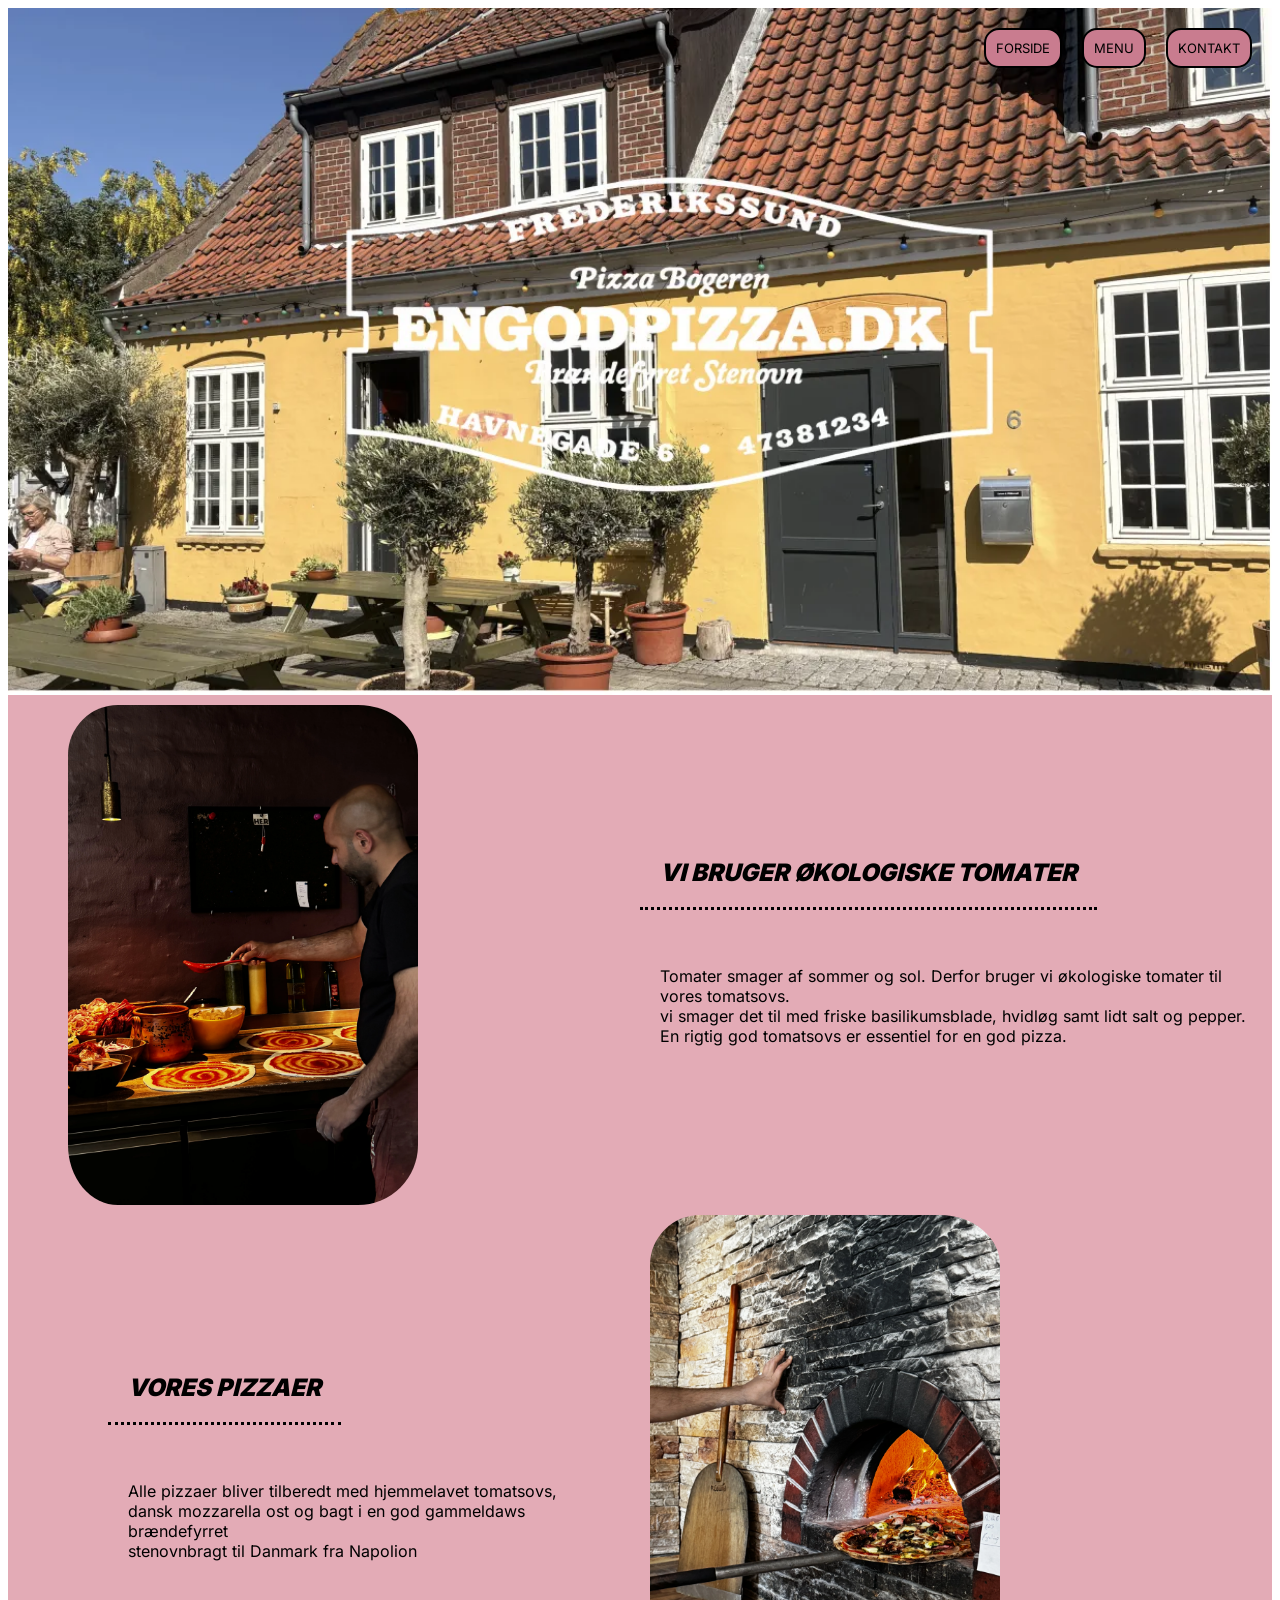
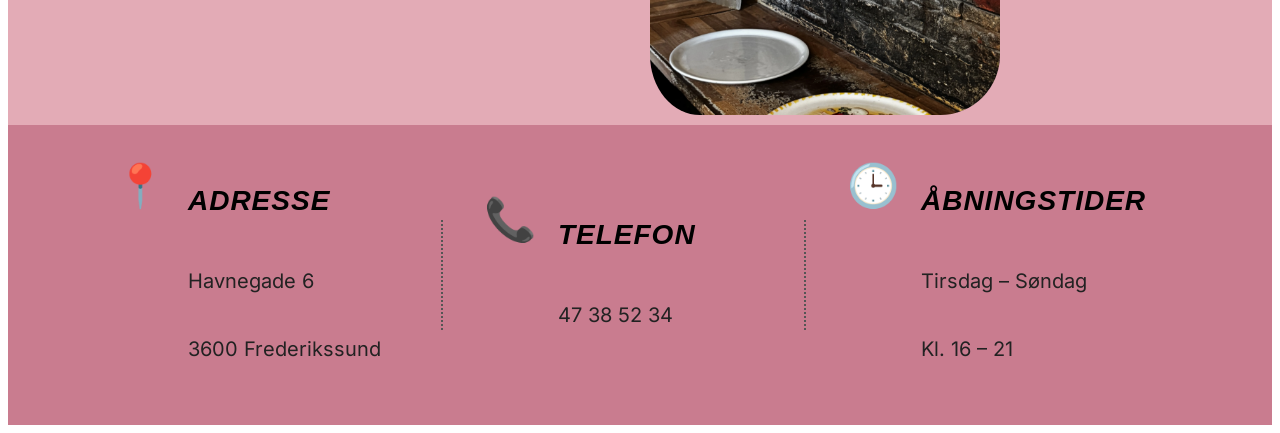
<file: html/index.html>
<!doctype html>
<html lang="en">
  <head>
    <meta charset="UTF-8" />
    <meta name="viewport" content="width=device-width, initial-scale=1.0" />
    <link rel="stylesheet" href="../css/forside.css" />
    <title>Forside</title>
  </head>
  <body>
    <header id="header-section">
      <img class="background-image" src="../img/FinalHero_done.webp" alt="" />
      <nav>
        <button><a href="index.html">FORSIDE</a></button>
        <button><a href="menu.html">MENU</a></button>
        <button><a href="galleri.html">KONTAKT</a></button>
      </nav>
    </header>
    <main>
      <div id="Tomat-section">
        <div>
          <img id="tomat-pic" src="../img/pizzasovs_resultat.webp" alt="" />
        </div>
        <div>
          <h2>VI BRUGER ØKOLOGISKE TOMATER</h2>
          <p>
            Tomater smager af sommer og sol. Derfor bruger vi økologiske tomater til vores tomatsovs. <br />vi smager det til med friske basilikumsblade, hvidløg samt lidt salt og pepper. <br />
            En rigtig god tomatsovs er essentiel for en god pizza.
          </p>
        </div>
      </div>
      <div id="pizza-section">
        <div>
          <img id="baking-pizza" src="../img/pizaovn_resultat.webp" />
        </div>
        <div class="pizza-2">
          <h2>VORES PIZZAER</h2>
          <p id="pizza-text">
            Alle pizzaer bliver tilberedt med hjemmelavet tomatsovs,<br />
            dansk mozzarella ost og bagt i en god gammeldaws brændefyrret <br />
            stenovnbragt til Danmark fra Napolion
          </p>
        </div>
      </div>
    </main>
    <footer>
      <footer class="footer">
        <div class="footer-item">
          <div class="icon">📍</div>
          <div>
            <h3>ADRESSE</h3>
            <p>Havnegade 6</p>
            <p>3600 Frederikssund</p>
          </div>
        </div>

        <div class="divider"></div>

        <div class="footer-item">
          <div class="icon">📞</div>
          <div>
            <h3>TELEFON</h3>
            <p>47 38 52 34</p>
          </div>
        </div>

        <div class="divider"></div>

        <div class="footer-item">
          <div class="icon">🕒</div>
          <div>
            <h3>ÅBNINGSTIDER</h3>
            <p>Tirsdag – Søndag</p>
            <p>Kl. 16 – 21</p>
          </div>
        </div>
      </footer>
    </footer>
  </body>
</html>
</file>
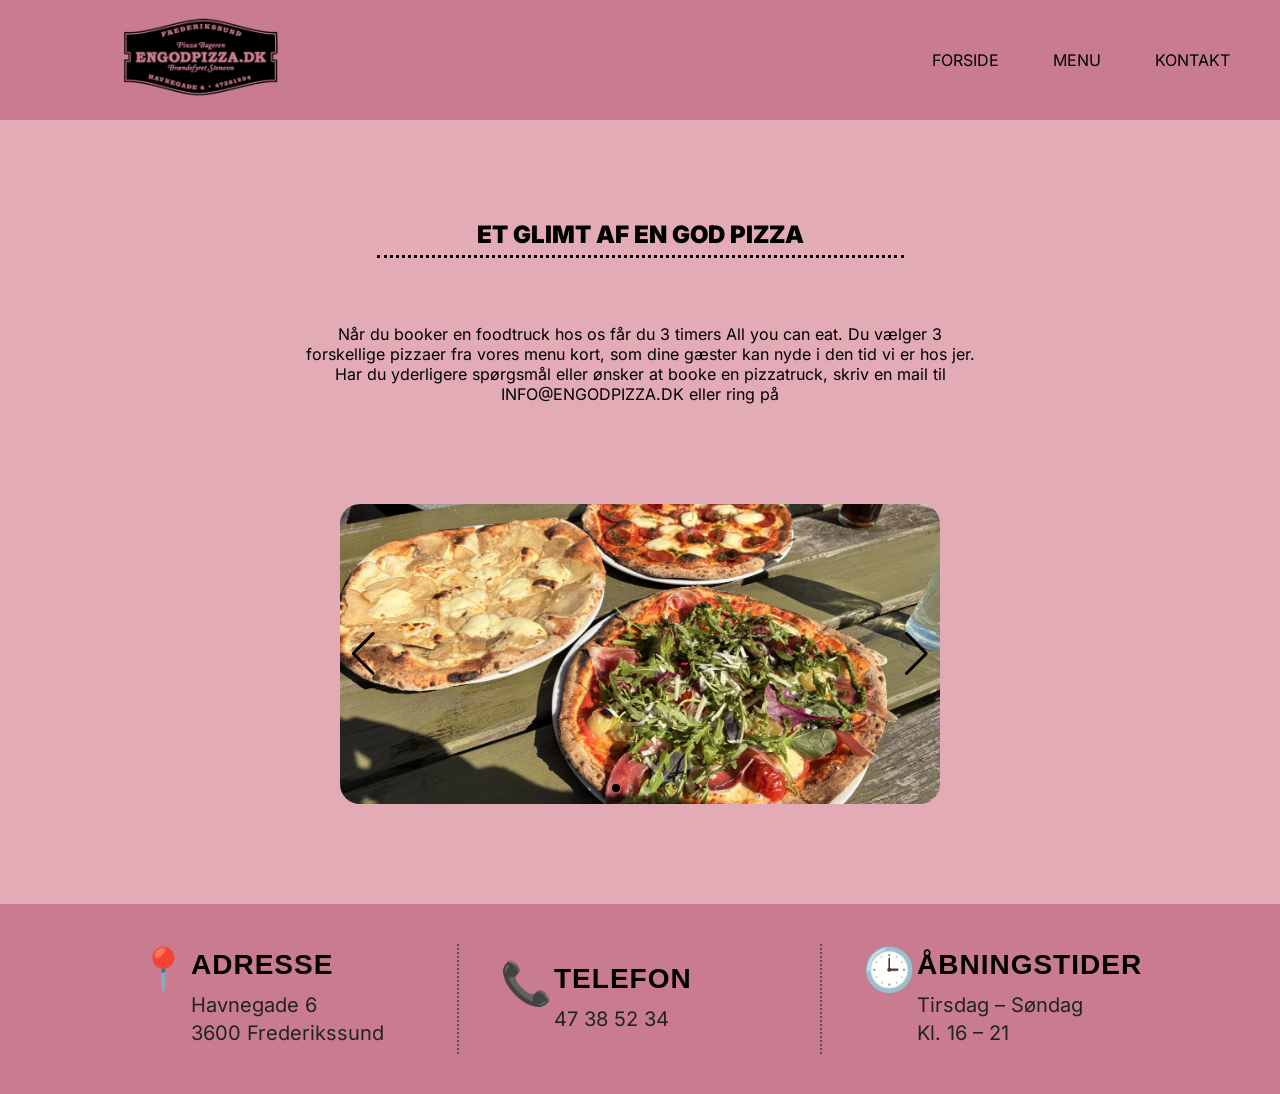
<file: html/galleri.html>
<!doctype html>
<html lang="en">
  <head>
    <meta charset="UTF-8" />
    <meta name="viewport" content="width=device-width, initial-scale=1.0" />

    <title>Gallery</title>

    <!-- Swiper CSS -->
    <link rel="stylesheet" href="https://cdn.jsdelivr.net/npm/swiper@11/swiper-bundle.min.css" />

    <!-- Din CSS -->
    <link rel="stylesheet" href="../css/index.css" />
  </head>

  <body>
    <header>
      <a href="index.html"><img src="../img/logo.png" alt="" /></a>

      <nav>
        <a href="index.html" class="link">FORSIDE</a>
        <a href="menu.html" class="link">MENU</a>
        <a href="" class="link">KONTAKT</a>
      </nav>
    </header>

    <div class="pizza-text-wrapper">
      <h2>ET GLIMT AF EN GOD PIZZA</h2>
    </div>

    <p class="tekst">
      Når du booker en foodtruck hos os får du 3 timers All you can eat. Du vælger 3 forskellige pizzaer fra vores menu kort, som dine gæster kan nyde i den tid vi er hos jer. Har du yderligere spørgsmål eller ønsker at booke en pizzatruck, skriv en
      mail til INFO@ENGODPIZZA.DK eller ring på
    </p>

    <!-- Slider -->
    <div class="swiper">
      <div class="swiper-wrapper">
        <div class="swiper-slide">
          <img src="../img/slide1_resultat.webp" alt="" />
        </div>
        <div class="swiper-slide blue">
          <img src="../img/slide2_resultat.webp" alt="" />
        </div>
        <div class="swiper-slide red">
          <img src="../img/slide3_resultat.webp" alt="" />
        </div>
        <div class="swiper-slide green">
          <img src="../img/slide4_resultat.webp" alt="" />
        </div>
      </div>

      <!-- Pagination -->
      <div class="swiper-pagination"></div>

      <!-- Navigation -->
      <div class="swiper-button-prev"></div>
      <div class="swiper-button-next"></div>
    </div>

    <!-- Swiper JS -->
    <script src="https://cdn.jsdelivr.net/npm/swiper@11/swiper-bundle.min.js"></script>

    <!-- Din JS -->
    <script src="../js/index.js"></script>

    <footer>
      <footer class="footer">
        <div class="footer-item">
          <div class="icon">📍</div>
          <div>
            <h3>ADRESSE</h3>
            <p>Havnegade 6</p>
            <p>3600 Frederikssund</p>
          </div>
        </div>

        <div class="divider"></div>

        <div class="footer-item">
          <div class="icon">📞</div>
          <div>
            <h3>TELEFON</h3>
            <p>47 38 52 34</p>
          </div>
        </div>

        <div class="divider"></div>

        <div class="footer-item">
          <div class="icon">🕒</div>
          <div>
            <h3>ÅBNINGSTIDER</h3>
            <p>Tirsdag – Søndag</p>
            <p>Kl. 16 – 21</p>
          </div>
        </div>
      </footer>
    </footer>
  </body>
</html>
</file>
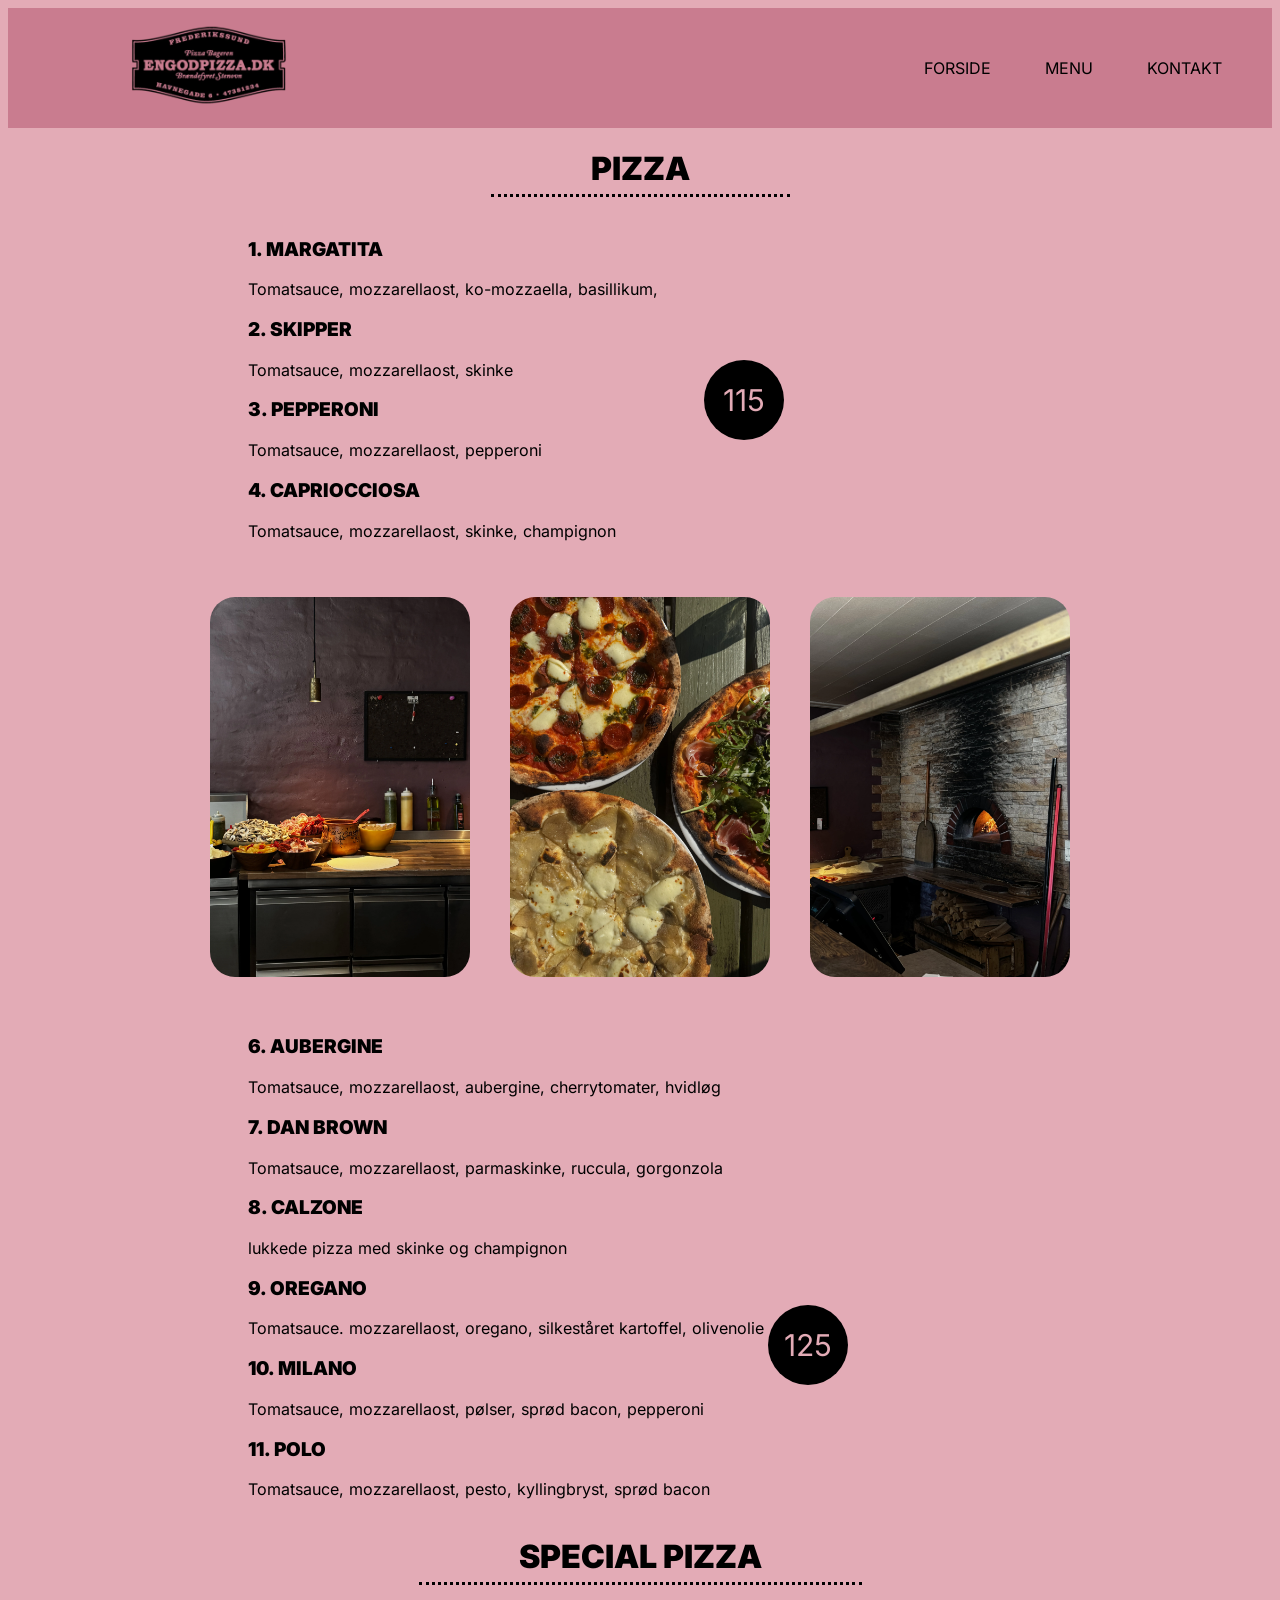
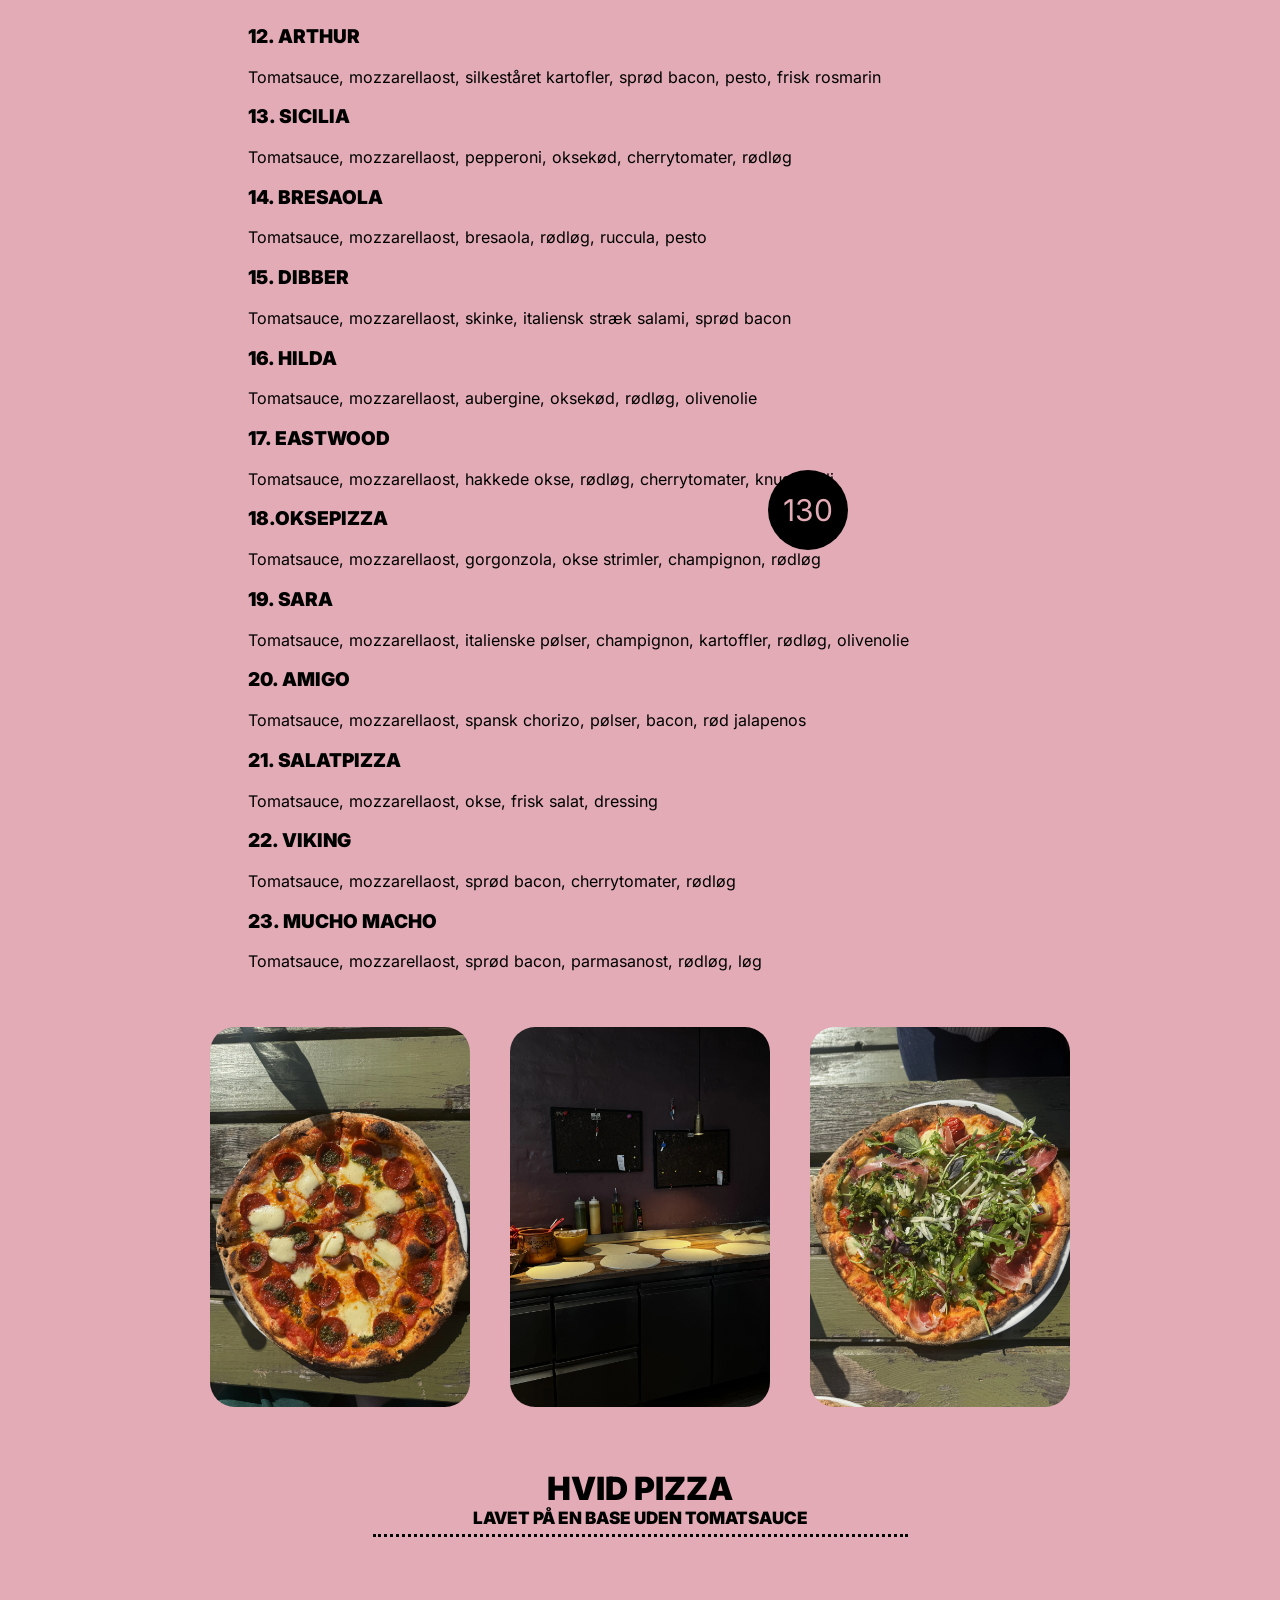
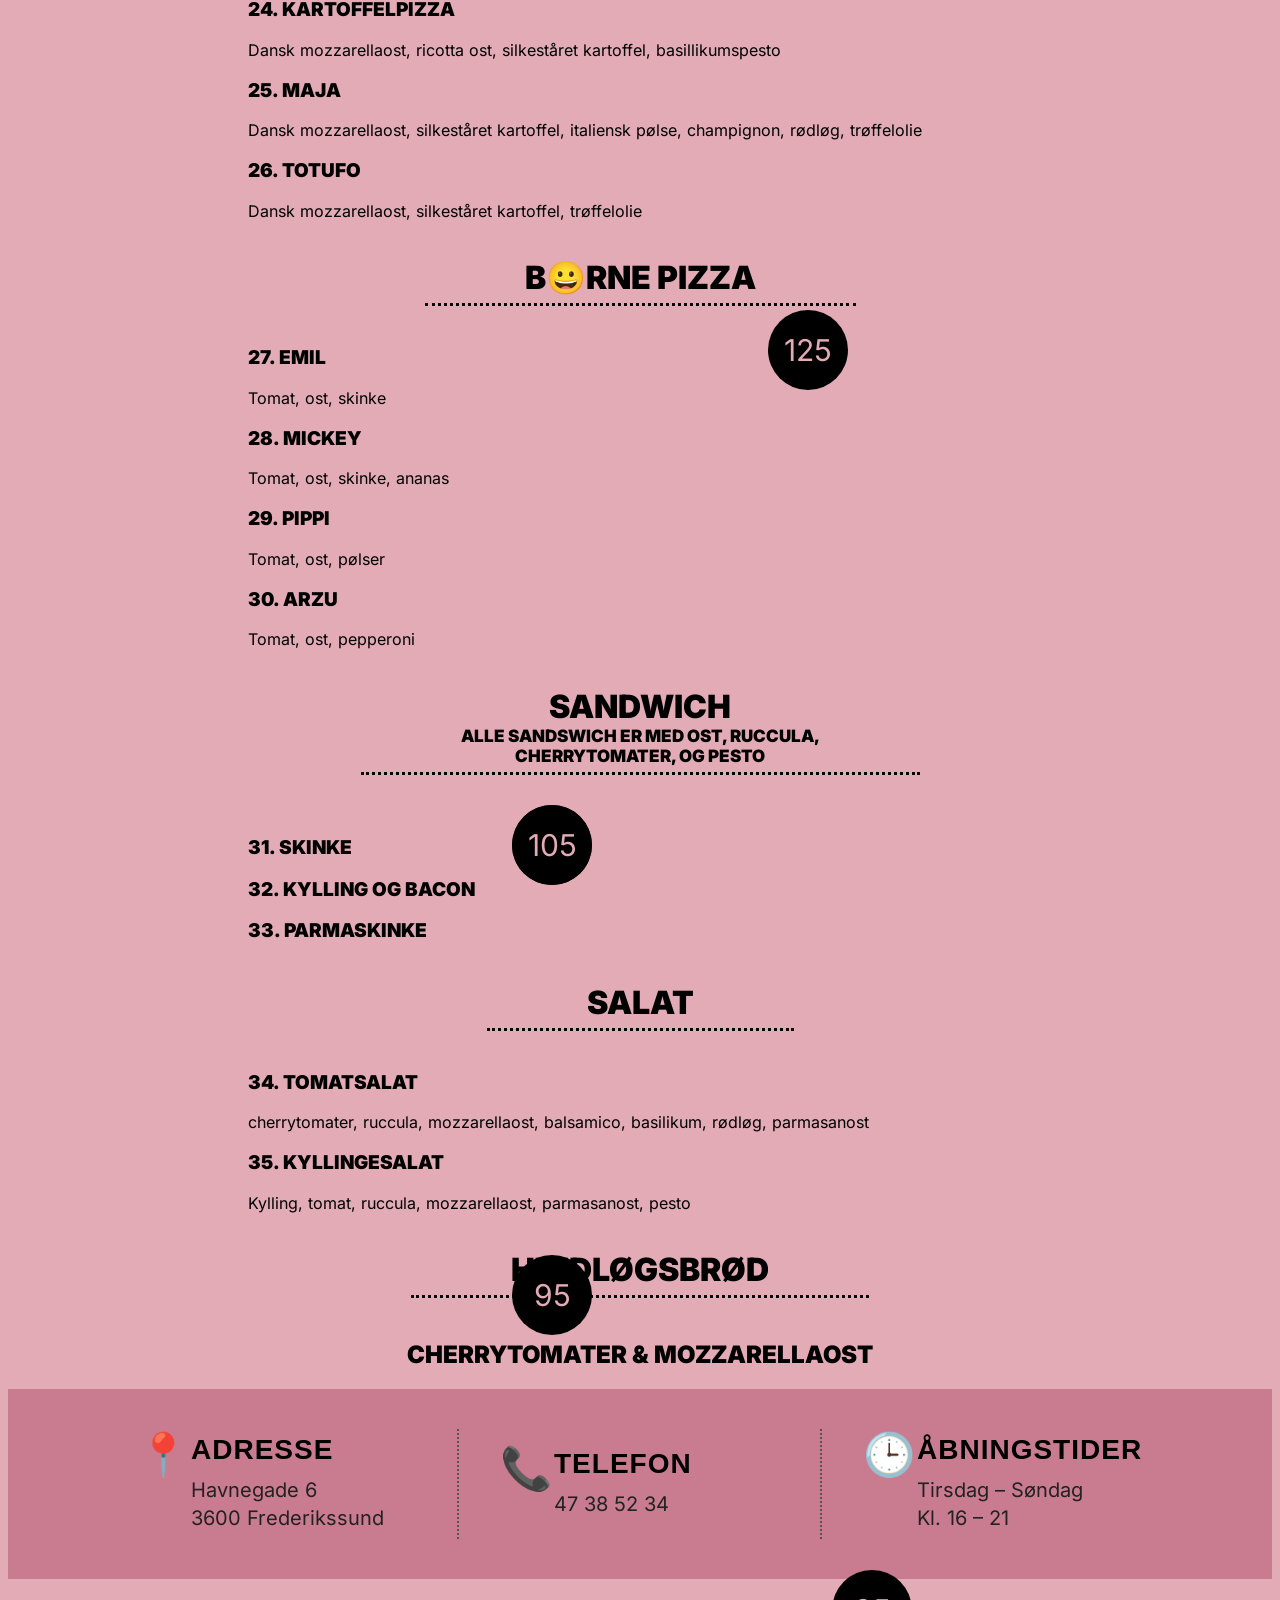
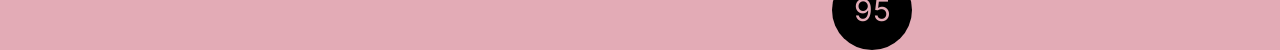
<file: html/menu.html>
<!doctype html>
<html lang="da">
  <head>
    <meta charset="UTF-8" />
    <meta name="viewport" content="width=device-width, initial-scale=1.0" />
    <link rel="stylesheet" href="../css/menu.css" />
    <title>Menu</title>
  </head>
  <body>
    <header>
      <a href="index.html"><img src="../img/logo.png" alt="" /></a>

      <nav>
        <a href="index.html" class="link">FORSIDE</a>
        <a href="menu.html" class="link">MENU</a>
        <a href="galleri.html" class="link">KONTAKT</a>
      </nav>
    </header>

    <div class="h1-wrapper">
      <h1>PIZZA</h1>
    </div>
    <div class="pris1">
      <p>115</p>
    </div>
    <h3>1. MARGATITA</h3>
    <p>Tomatsauce, mozzarellaost, ko-mozzaella, basillikum,</p>
    <h3>2. SKIPPER</h3>
    <p>Tomatsauce, mozzarellaost, skinke</p>
    <h3>3. PEPPERONI</h3>
    <p>Tomatsauce, mozzarellaost, pepperoni</p>
    <h3>4. CAPRIOCCIOSA</h3>
    <p>Tomatsauce, mozzarellaost, skinke, champignon</p>

    <div class="galleri">
      <img src="../img/menu2_resultat.webp" alt="" />
      <img src="../img/menu1_resultat.webp" alt="" />
      <img src="../img/menu3_resultat.webp" alt="" />
    </div>

    <div class="pris2">
      <p>125</p>
    </div>
    <h3>6. AUBERGINE</h3>
    <p>Tomatsauce, mozzarellaost, aubergine, cherrytomater, hvidløg</p>
    <h3>7. DAN BROWN</h3>
    <p>Tomatsauce, mozzarellaost, parmaskinke, ruccula, gorgonzola</p>
    <h3>8. CALZONE</h3>
    <p>lukkede pizza med skinke og champignon</p>
    <h3>9. OREGANO</h3>
    <p>Tomatsauce. mozzarellaost, oregano, silkeståret kartoffel, olivenolie</p>
    <h3>10. MILANO</h3>
    <p>Tomatsauce, mozzarellaost, pølser, sprød bacon, pepperoni</p>
    <h3>11. POLO</h3>
    <p>Tomatsauce, mozzarellaost, pesto, kyllingbryst, sprød bacon</p>

    <div class="h1-wrapper">
      <h1>SPECIAL PIZZA</h1>
    </div>
    <div class="pris3">
      <p>130</p>
    </div>
    <h3>12. ARTHUR</h3>
    <p>Tomatsauce, mozzarellaost, silkeståret kartofler, sprød bacon, pesto, frisk rosmarin</p>
    <h3>13. SICILIA</h3>
    <p>Tomatsauce, mozzarellaost, pepperoni, oksekød, cherrytomater, rødløg</p>
    <h3>14. BRESAOLA</h3>
    <p>Tomatsauce, mozzarellaost, bresaola, rødløg, ruccula, pesto</p>
    <h3>15. DIBBER</h3>
    <p>Tomatsauce, mozzarellaost, skinke, italiensk stræk salami, sprød bacon</p>
    <h3>16. HILDA</h3>
    <p>Tomatsauce, mozzarellaost, aubergine, oksekød, rødløg, olivenolie</p>
    <h3>17. EASTWOOD</h3>
    <p>Tomatsauce, mozzarellaost, hakkede okse, rødløg, cherrytomater, knust chilli</p>
    <h3>18.OKSEPIZZA</h3>
    <p>Tomatsauce, mozzarellaost, gorgonzola, okse strimler, champignon, rødløg</p>
    <h3>19. SARA</h3>
    <p>Tomatsauce, mozzarellaost, italienske pølser, champignon, kartoffler, rødløg, olivenolie</p>
    <h3>20. AMIGO</h3>
    <p>Tomatsauce, mozzarellaost, spansk chorizo, pølser, bacon, rød jalapenos</p>
    <h3>21. SALATPIZZA</h3>
    <p>Tomatsauce, mozzarellaost, okse, frisk salat, dressing</p>
    <h3>22. VIKING</h3>
    <p>Tomatsauce, mozzarellaost, sprød bacon, cherrytomater, rødløg</p>
    <h3>23. MUCHO MACHO</h3>
    <p>Tomatsauce, mozzarellaost, sprød bacon, parmasanost, rødløg, løg</p>

    <div class="galleri">
      <img src="../img/menu6_resultat.webp" alt="" />
      <img src="../img/menu4_resultat.webp" alt="" />
      <img src="../img/menu5_resultat.webp" alt="" />
    </div>

    <div class="h1-wrapper">
      <h1>
        HVID PIZZA <br />
        <div class="undertekst">LAVET PÅ EN BASE UDEN TOMATSAUCE</div>
      </h1>
    </div>
    <div class="pris4">
      <p>125</p>
    </div>
    <h2></h2>
    <h3>24. KARTOFFELPIZZA</h3>
    <p>Dansk mozzarellaost, ricotta ost, silkeståret kartoffel, basillikumspesto</p>
    <h3>25. MAJA</h3>
    <p>Dansk mozzarellaost, silkeståret kartoffel, italiensk pølse, champignon, rødløg, trøffelolie</p>
    <h3>26. TOTUFO</h3>
    <p>Dansk mozzarellaost, silkeståret kartoffel, trøffelolie</p>

    <div class="h1-wrapper">
      <h1>B😀RNE PIZZA</h1>
    </div>
    <div class="pris5">
      <p>85</p>
    </div>
    <h3>27. EMIL</h3>
    <p>Tomat, ost, skinke</p>
    <h3>28. MICKEY</h3>
    <p>Tomat, ost, skinke, ananas</p>
    <h3>29. PIPPI</h3>
    <p>Tomat, ost, pølser</p>
    <h3>30. ARZU</h3>
    <p>Tomat, ost, pepperoni</p>

    <div class="h1-wrapper">
      <h1>
        SANDWICH <br />
        <div class="undertekst">
          ALLE SANDSWICH ER MED OST, RUCCULA, <br />
          CHERRYTOMATER, OG PESTO
        </div>
      </h1>
    </div>
    <div class="pris5">
      <p>105</p>
    </div>
    <h2></h2>
    <h3>31. SKINKE</h3>
    <h3>32. KYLLING OG BACON</h3>
    <h3>33. PARMASKINKE</h3>

    <div class="h1-wrapper">
      <h1>SALAT</h1>
    </div>
    <div class="pris6">
      <p>95</p>
    </div>
    <h3>34. TOMATSALAT</h3>
    <p>cherrytomater, ruccula, mozzarellaost, balsamico, basilikum, rødløg, parmasanost</p>
    <h3>35. KYLLINGESALAT</h3>
    <p>Kylling, tomat, ruccula, mozzarellaost, parmasanost, pesto</p>

    <div class="h1-wrapper">
      <h1>HVIDLØGSBRØD <br /></h1>
    </div>
    <div class="pris7">
      <p>95</p>
    </div>
    <h2>CHERRYTOMATER & MOZZARELLAOST</h2>

    <footer class="footer">
      <div class="footer-item">
        <div class="icon">📍</div>
        <div>
          <h3>ADRESSE</h3>
          <p>Havnegade 6</p>
          <p>3600 Frederikssund</p>
        </div>
      </div>

      <div class="divider"></div>

      <div class="footer-item">
        <div class="icon">📞</div>
        <div>
          <h3>TELEFON</h3>
          <p>47 38 52 34</p>
        </div>
      </div>

      <div class="divider"></div>

      <div class="footer-item">
        <div class="icon">🕒</div>
        <div>
          <h3>ÅBNINGSTIDER</h3>
          <p>Tirsdag – Søndag</p>
          <p>Kl. 16 – 21</p>
        </div>
      </div>
    </footer>
  </body>
</html>
</file>
<file: css/forside.css>
/* fonts */
@font-face {
  font-family: "InterBlack";
  src: url("../fonts/Inter_18pt-Black.woff") format("woff");
  font-weight: normal;
}
h1,
h2,
h3 {
  font-family: "InterBlack";
  font-style: oblique;
}
@font-face {
  font-family: "InterNormal";
  src: url("../fonts/Inter-VariableFont_opsz\,wght.woff");
  font-weight: normal;
}
p {
  font-family: "InterNormal";
}
button {
  font-family: "InterNormal";
}
/* layout css */
@media (min-width: 1200px) {
  .background-image {
    display: block;
    width: 100%;
    height: auto;
    object-fit: cover;
  }

  #Tomat-section {
    display: grid;
    grid-template-columns: 1fr 1fr;
  }
  #baking-pizza {
    margin-bottom: 10px;
  }
  #pizza-section {
    display: grid;
    grid-template-columns: 1fr 1fr;
  }
  #pizza-section > div:first-child {
    grid-column: 2;
    grid-row: 1;
  }
  #pizza-section > div:last-child {
    grid-column: 1;
    grid-row: 1;
  }

  #header-section {
    display: grid;
    grid-template-columns: 1fr auto;
  }
  #pizza-section,
  #Tomat-section {
    align-items: center;
  }
  #tomat-pic {
    margin-left: 50px;
  }
  .pizza-2 {
    margin-left: 100px;
  }

  #footer-section {
    display: grid;
    grid-template-columns: 1fr 1fr 1fr;
    align-items: center;
  }
  #adress,
  #watch,
  #phone {
    display: grid;
    grid-template-columns: 1fr 1fr;
    grid-template-rows: 1fr;
  }
}
@media (max-width: 1200px) {
  /* #footer-section {
    display: grid;
    grid-template-columns: 1fr 1fr 1fr;
    align-items: center;
  } */
  #adress,
  #watch,
  #phone {
    display: grid;
    grid-template-columns: 1fr 1fr;
    grid-template-rows: 1fr;
  }
  #header-section {
    display: grid;
    grid-template-columns: 1fr auto;
  }
  .background-image {
    display: block;
    width: 100%;
    height: auto;
    object-fit: cover;
  }

  @media (max-width: 800px) {
    .background-image {
      max-height: 35vh;
    }
  }
}

/* general css */
#header-section {
  position: relative;
  overflow: hidden;
  align-items: center;
}
#header-section nav {
  position: absolute;
  top: 20px;
  right: 20px;
  display: flex;
  gap: 10px;
}
.background-image {
  display: block;
  object-fit: cover;
}
button {
  background-color: #c97c8f;
  border: black solid 2px;
  border-radius: 15px;
  padding: 10px;
  margin: 0;
}
button + button {
  margin-left: 10px;
}
button a {
  color: black;
  text-decoration: none;
}
main {
  background-color: #e3abb6;
}
footer {
  background-color: #c97c8f;
}
h2 {
  display: inline-block;
  border-bottom: 3px dotted #000;
  padding-bottom: 0.3em;
}
.footer-pic {
  max-height: 70px;
}
@media (min-width: 1200px) {
  #baking-pizza,
  #tomat-pic {
    padding-top: 10px;
    padding-left: 10px;
    border-radius: 60px;
    width: 350px;
    height: 500px;
    object-fit: cover;
  }
}
@media (max-width: 1200px) {
  #baking-pizza,
  #tomat-pic {
    border-radius: 60px;
  }
  #tomat-pic {
    padding-top: 10px;
  }
}
p,
h1,
h2,
h3 {
  padding: 20px;
}
img {
  display: block;
  object-fit: cover;
}
/* footer computer: */
@media (min-width: 1200px) {
  .footer {
    display: flex;
    align-items: center;
    justify-content: center;
    background: #c97c8f;
    padding: 40px 60px;
    gap: 40px;
    font-family: "Georgia", serif;
  }

  .footer-item {
    display: flex;
    align-items: flex-start;
    gap: 2px;
    min-width: 280px;
  }

  .footer-item h3 {
    margin: 0 0 12px;
    font-size: 28px;
    font-weight: 600;
    letter-spacing: 1px;
    font-family: Arial, sans-serif;
  }

  .footer-item p {
    margin: 4px 0;
    font-size: 20px;
    color: #222;
  }

  .icon {
    font-size: 42px;
    line-height: 1;
    color: #222;
  }

  .divider {
    width: 1px;
    height: 110px;
    border-left: 2px dotted #555;
  }
}
/* Footer phone: */
@media (max-width: 1200px) {
  .footer {
    flex-direction: column;
    align-items: flex-start;
    padding: 50px 35px;
    gap: 35px;
  }

  .footer-item {
    min-width: auto;
    width: 100%;
  }

  .divider {
    width: 100%;
    height: 1px;
    border-left: none;
    border-top: 2px dotted #555;
  }

  .footer-item h3 {
    font-size: 22px;
  }

  .footer-item p {
    font-size: 18px;
  }

  .icon {
    font-size: 36px;
  }
}
</file>
<file: css/index.css>
@font-face {
  font-family: "interblack";
  src: url(../fonts/Inter_18pt-Black.woff);
}

@font-face {
  font-family: "inter";
  src: url(../fonts/Inter-VariableFont_opsz\,wght.woff);
}

h2,
h3 {
  font-family: "interblack";
}
p {
  font-family: "inter";
}
.tekst {
  text-align: center;
  padding-top: 110px;
  padding-right: 300px;
  padding-left: 300px;
}

body {
  margin: 0;
  padding: 0;

  background: #e3abb6;

  min-height: 100vh;
}

/* swiper css */
.swiper {
  width: 600px;
  height: 300px;

  margin: 100px auto;
}

.swiper-button-next,
.swiper-button-prev {
  color: black;
}

.swiper-pagination-bullet-active {
  background: black;
}

.swiper-slide {
  border-radius: 20px;

  overflow: hidden;
}

.swiper-slide img {
  width: 100%;
  height: 100%;

  object-fit: cover;

  display: block;
}

/* footer css

.footer-pic {
  max-height: 70px;
}

footer {
  background-color: #c97c8f;

  padding: 20px;

  margin-top: 220px;
} */

#adress,
#watch,
#phone {
  display: grid;

  grid-template-columns: 1fr 1fr;
}

#footer-section {
  display: grid;

  grid-template-columns: 1fr 1fr 1fr;

  align-items: center;
}

/* header css */
header {
  display: flex;
  justify-content: space-between;
  align-items: center;
  padding: 20px 50px;
  background-color: #c97c8f;
  /* #ffc3d2 */
  /* background-color: #4a2c34; */
  height: 5rem;
  a {
    text-decoration: none;
    color: black;
    cursor: pointer;
    margin-left: 50px;
    font-family: inter;
  }
  img {
    width: 200px;
  }
}

.link {
  position: relative;
  text-decoration: none;
  color: black;
}

.link::after {
  content: "";
  position: absolute;
  left: 0;
  bottom: -3px;
  width: 0;
  height: 2px;
  background-color: black;
  transition: 0.3s;
}

.link:hover::after {
  width: 100%;
}
.pizza-text {
  text-align: center;
  margin-top: 40px;
  margin-bottom: 20px;
  font-size: 2rem;
  color: black;
  letter-spacing: 2px;
}

.pizza-text-wrapper {
  text-align: center;
  position: relative;
  top: 80px;
}
h2 {
  display: inline-block;
  border-bottom: 3px dotted black;
  justify-content: center;
  padding: 0 100px 6px;
}
/* footer computer: */
@media (min-width: 1200px) {
  .footer {
    display: flex;
    align-items: center;
    justify-content: center;
    background: #c97c8f;
    padding: 40px 60px;
    gap: 40px;
    font-family: "Georgia", serif;
  }

  .footer-item {
    display: flex;
    align-items: flex-start;
    gap: 2px;
    min-width: 280px;
  }

  .footer-item h3 {
    margin: 0 0 12px;
    font-size: 28px;
    font-weight: 600;
    letter-spacing: 1px;
    font-family: Arial, sans-serif;
  }

  .footer-item p {
    margin: 4px 0;
    font-size: 20px;
    color: #222;
  }

  .icon {
    font-size: 42px;
    line-height: 1;
    color: #222;
  }

  .divider {
    width: 1px;
    height: 110px;
    border-left: 2px dotted #555;
  }
}
/* Footer phone: */
@media (max-width: 1200px) {
  .footer {
    flex-direction: column;
    align-items: flex-start;
    padding: 50px 35px;
    gap: 35px;
  }

  .footer-item {
    min-width: auto;
    width: 100%;
  }

  .divider {
    width: 100%;
    height: 1px;
    border-left: none;
    border-top: 2px dotted #555;
  }

  .footer-item h3 {
    font-size: 22px;
  }

  .footer-item p {
    font-size: 18px;
  }

  .icon {
    font-size: 36px;
  }
}
footer {
  background-color: #c97c8f;
}
</file>
<file: css/menu.css>
@font-face {
  font-family: interblack;
  src: url(../fonts/Inter_18pt-Black.woff);
}

@font-face {
  font-family: inter;
  src: url(../fonts/Inter-VariableFont_opsz\,wght.woff);
}

h1,
h2,
h3 {
  font-family: interblack;
}

p {
  font-family: inter;
}

@media (min-width: 1200px) {
  h3,
  p {
    margin-left: 15rem;
    margin-right: 15rem;
  }
}

body {
  background-color: #e3abb6;
}

/* header  */
header {
  display: flex;
  justify-content: space-between;
  align-items: center;
  padding: 20px 50px;
  background-color: #c97c8f;
  /* #ffc3d2 */
  /* background-color: #4a2c34; */
  height: 5rem;
  a {
    text-decoration: none;
    color: black;
    cursor: pointer;
    margin-left: 50px;
    font-family: inter;
  }
  img {
    width: 200px;
  }
}

.link {
  position: relative;
  text-decoration: none;
  color: black;
}

.link::after {
  content: "";
  position: absolute;
  left: 0;
  bottom: -3px;
  width: 0;
  height: 2px;
  background-color: black;
  transition: 0.3s;
}

.link:hover::after {
  width: 100%;
}

/* pris mærker  computer*/
@media (min-width: 1200px) {
  .pris1 {
    width: 80px;
    height: 80px;
    background-color: black;
    color: #e3abb6;
    border-radius: 50%;
    font-family: inter;

    display: flex;
    align-items: center;
    justify-content: center;
    text-align: center;
    font-size: 30px;

    position: absolute;
    left: 55%;
    top: 40%;
  }

  .pris2 {
    width: 80px;
    height: 80px;
    background-color: black;
    color: #e3abb6;
    border-radius: 50%;
    font-family: inter;

    display: flex;
    align-items: center;
    justify-content: center;
    text-align: center;
    font-size: 30px;

    position: absolute;
    left: 60%;
    top: 145%;
  }

  .pris3 {
    width: 80px;
    height: 80px;
    background-color: black;
    color: #e3abb6;
    border-radius: 50%;
    font-family: inter;

    display: flex;
    align-items: center;
    justify-content: center;
    text-align: center;
    font-size: 30px;

    position: absolute;
    left: 60%;
    top: 230%;
  }

  .pris4 {
    width: 80px;
    height: 80px;
    background-color: black;
    color: #e3abb6;
    border-radius: 50%;
    font-family: inter;

    display: flex;
    align-items: center;
    justify-content: center;
    text-align: center;
    font-size: 30px;

    position: absolute;
    left: 60%;
    top: 390%;
  }
  .pris5 {
    width: 80px;
    height: 80px;
    background-color: black;
    color: #e3abb6;
    border-radius: 50%;
    font-family: inter;

    display: flex;
    align-items: center;
    justify-content: center;
    text-align: center;
    font-size: 30px;

    position: absolute;
    left: 40%;
    top: 445%;
  }

  .pris6 {
    width: 80px;
    height: 80px;
    background-color: black;
    color: #e3abb6;
    border-radius: 50%;
    font-family: inter;

    display: flex;
    align-items: center;
    justify-content: center;
    text-align: center;
    font-size: 30px;

    position: absolute;
    left: 40%;
    top: 495%;
  }

  .pris7 {
    width: 80px;
    height: 80px;
    background-color: black;
    color: #e3abb6;
    border-radius: 50%;
    font-family: inter;

    display: flex;
    align-items: center;
    justify-content: center;
    text-align: center;
    font-size: 30px;

    position: absolute;
    left: 65%;
    top: 530%;
  }
}

/* pris mærker mobil */
@media (max-width: 1200px) {
  .pris1 {
    width: 80px;
    height: 80px;
    background-color: black;
    color: #e3abb6;
    border-radius: 50%;
    font-family: inter;

    display: flex;
    align-items: center;
    justify-content: center;
    text-align: center;
    font-size: 30px;

    position: absolute;
    left: 65%;
    top: 50%;
  }

  .pris2 {
    width: 80px;
    height: 80px;
    background-color: black;
    color: #e3abb6;
    border-radius: 50%;
    font-family: inter;

    display: flex;
    align-items: center;
    justify-content: center;
    text-align: center;
    font-size: 30px;

    position: absolute;
    left: 70%;
    top: 165%;
  }

  .pris3 {
    width: 80px;
    height: 80px;
    background-color: black;
    color: #e3abb6;
    border-radius: 50%;
    font-family: inter;

    display: flex;
    align-items: center;
    justify-content: center;
    text-align: center;
    font-size: 30px;

    position: absolute;
    left: 80%;
    top: 305%;
  }

  .pris4 {
    width: 80px;
    height: 80px;
    background-color: black;
    color: #e3abb6;
    border-radius: 50%;
    font-family: inter;

    display: flex;
    align-items: center;
    justify-content: center;
    text-align: center;
    font-size: 30px;

    position: absolute;
    left: 80%;
    top: 465%;
  }
  .pris5 {
    width: 80px;
    height: 80px;
    background-color: black;
    color: #e3abb6;
    border-radius: 50%;
    font-family: inter;

    display: flex;
    align-items: center;
    justify-content: center;
    text-align: center;
    font-size: 30px;

    position: absolute;
    left: 50%;
    top: 520%;
  }

  .pris6 {
    width: 80px;
    height: 80px;
    background-color: black;
    color: #e3abb6;
    border-radius: 50%;
    font-family: inter;

    display: flex;
    align-items: center;
    justify-content: center;
    text-align: center;
    font-size: 30px;

    position: absolute;
    left: 60%;
    top: 585%;
  }

  .pris7 {
    width: 80px;
    height: 80px;
    background-color: black;
    color: #e3abb6;
    border-radius: 50%;
    font-family: inter;

    display: flex;
    align-items: center;
    justify-content: center;
    text-align: center;
    font-size: 30px;

    position: absolute;
    left: 70%;
    top: 613%;
  }
}

/* prikker under h1 tekst */
h1 {
  display: inline-block;
  border-bottom: 3px dotted black;
  justify-content: center;
  padding: 0 100px 6px;
}

.h1-wrapper {
  text-align: center;
}
.undertekst {
  font-size: 17px;
}

/* centreret tekst */
h2 {
  display: flex;
  justify-content: center;
}

/* billede sektion */
.galleri {
  display: flex;
  justify-content: center;
  gap: 40px;
  padding: 40px;
  img {
    width: 260px;
    height: 380px;
    object-fit: cover;
    border-radius: 25px;
  }
}

/* footer computer: */
@media (min-width: 1200px) {
  .footer {
    display: flex;
    align-items: center;
    justify-content: center;
    background: #c97c8f;
    padding: 40px 60px;
    gap: 40px;
    font-family: "Georgia", serif;
  }

  .footer-item {
    display: flex;
    align-items: flex-start;
    gap: 2px;
    min-width: 280px;
  }

  .footer-item h3 {
    margin: 0 0 12px;
    font-size: 28px;
    font-weight: 600;
    letter-spacing: 1px;
    font-family: Arial, sans-serif;
  }

  .footer-item p {
    margin: 4px 0;
    font-size: 20px;
    color: #222;
  }

  .icon {
    font-size: 42px;
    line-height: 1;
    color: #222;
  }

  .divider {
    width: 1px;
    height: 110px;
    border-left: 2px dotted #555;
  }
}
/* Footer phone: */
@media (max-width: 1200px) {
  .footer {
    flex-direction: column;
    align-items: flex-start;
    padding: 50px 35px;
    gap: 35px;
    background-color: #c97c8f;
  }

  .footer-item {
    min-width: auto;
    width: 100%;
  }

  .divider {
    width: 100%;
    height: 1px;
    border-left: none;
    border-top: 2px dotted #555;
  }

  .footer-item h3 {
    font-size: 22px;
  }

  .footer-item p {
    font-size: 18px;
  }

  .icon {
    font-size: 36px;
  }
}
</file>
